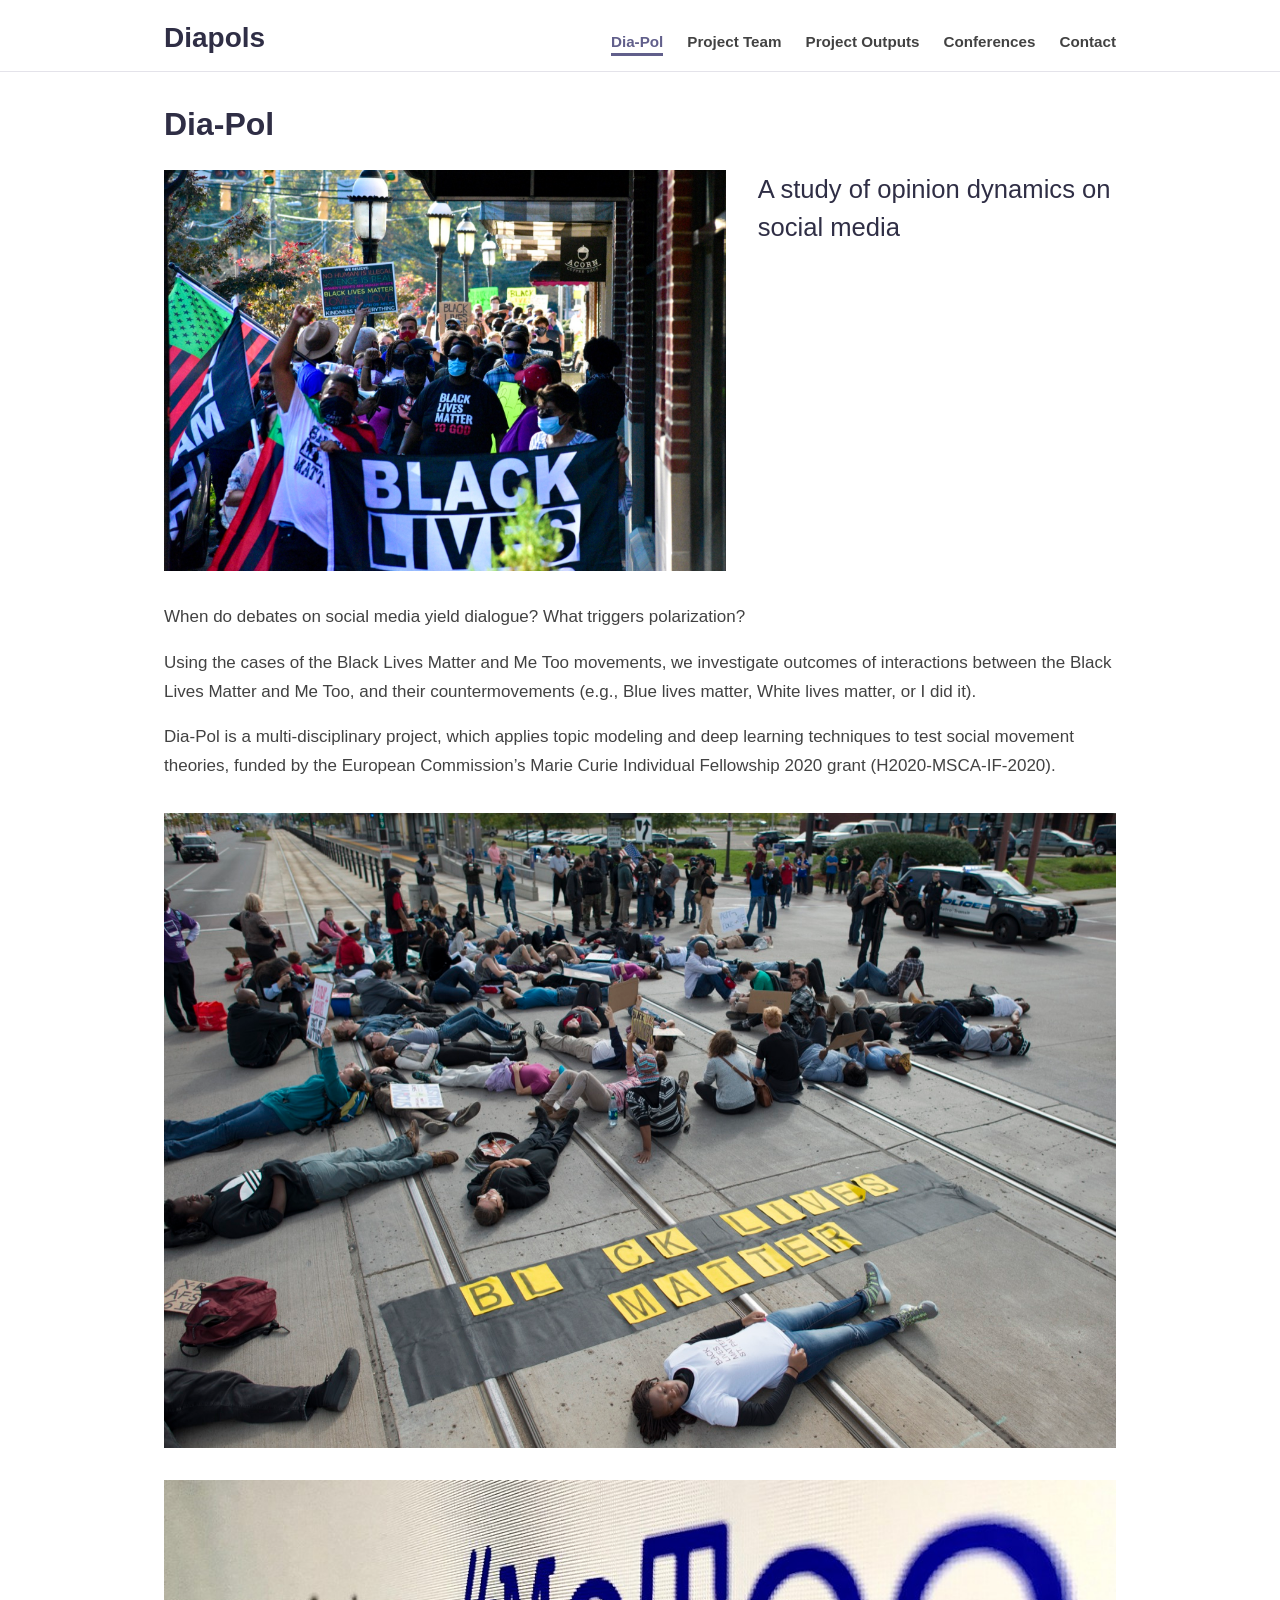
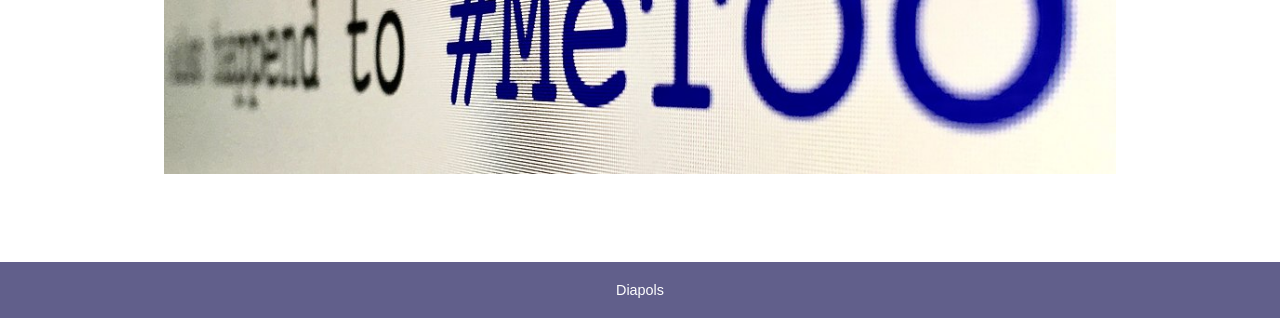
<file: index.html>
<!DOCTYPE html>
<html lang="en">
<head>
<meta charset="utf-8">
<meta name="viewport" content="width=device-width, initial-scale=1">
<title>Diapols</title>
<link rel="stylesheet" href="style.css">
</head>
<body>
<a class="skip-link" href="#content">Skip to content</a>
<header class="site-header">
<div class="wrap ">
<p class="site-title"><a href="./">Diapols</a></p>
<nav aria-label="Main"><ul><li><a href="" aria-current="page">Dia-Pol</a></li><li><a href="team/">Project Team</a></li><li><a href="project-outputs/">Project Outputs</a></li><li><a href="conferences/">Conferences</a></li><li><a href="contact/">Contact</a></li></ul></nav>
</div>
</header>
<main id="content" class="wrap ">
<h1 class="entry-title">Dia-Pol</h1>
<div class="media-text media-wide">
<figure><img src="img/march-peaceful-protest-elon-2020.jpg" alt="" width="1600" height="1143"></figure>
<p class="lead">A study of opinion dynamics on social media</p>
</div>
<p>When do debates on social media yield dialogue? What triggers polarization?</p>
<p>Using the cases of the Black Lives Matter and Me Too movements, we investigate outcomes of interactions between the Black Lives Matter and Me Too, and their countermovements (e.g., Blue lives matter, White lives matter, or I did it).</p>
<p>Dia-Pol is a multi-disciplinary project, which applies topic modeling and deep learning techniques to test social movement theories, funded by the European Commission’s Marie Curie Individual Fellowship 2020 grant (H2020-MSCA-IF-2020).</p>
<figure class="full"><img src="img/blm-protest-st-paul.jpg" alt="" width="1600" height="1068" loading="lazy"></figure>
<figure class="full"><img src="img/metoo-hashtag.jpg" alt="" width="1024" height="316" loading="lazy"></figure>
</main>
<footer class="site-footer"><div class="wrap ">Diapols</div></footer>
</body>
</html>
</file>
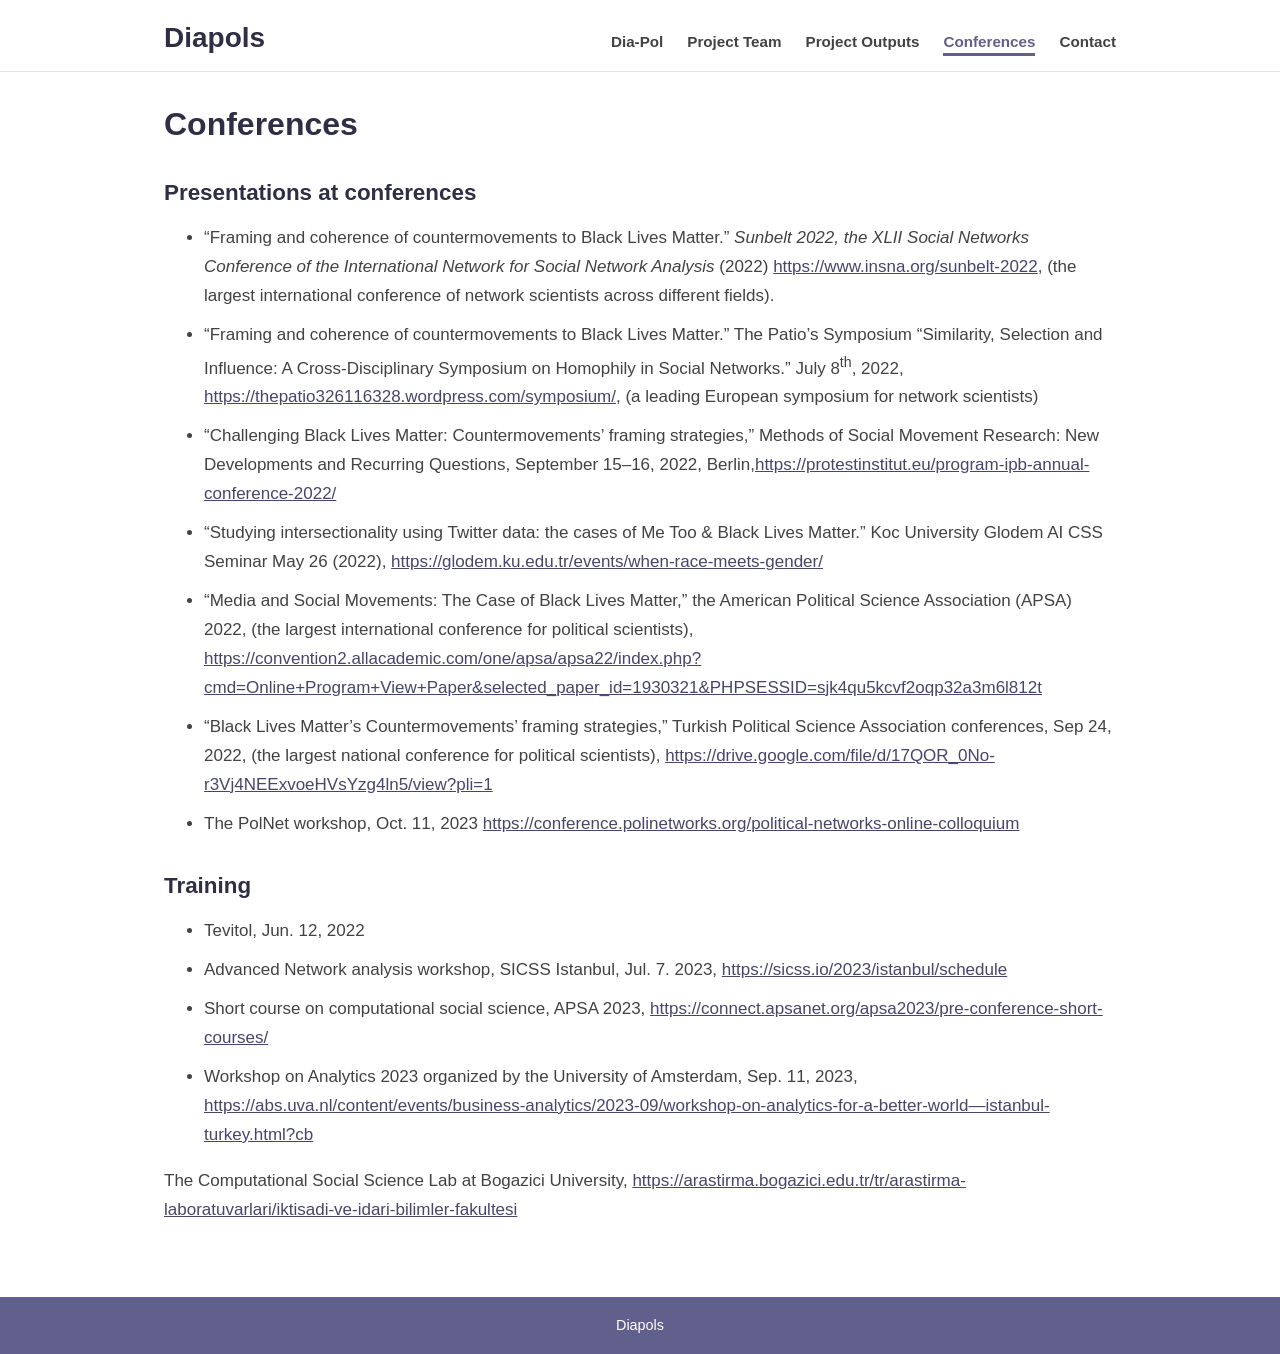
<file: conferences/index.html>
<!DOCTYPE html>
<html lang="en">
<head>
<meta charset="utf-8">
<meta name="viewport" content="width=device-width, initial-scale=1">
<title>Conferences | Diapols</title>
<link rel="stylesheet" href="../style.css">
</head>
<body>
<a class="skip-link" href="#content">Skip to content</a>
<header class="site-header">
<div class="wrap ">
<p class="site-title"><a href="../">Diapols</a></p>
<nav aria-label="Main"><ul><li><a href="../">Dia-Pol</a></li><li><a href="../team/">Project Team</a></li><li><a href="../project-outputs/">Project Outputs</a></li><li><a href="../conferences/" aria-current="page">Conferences</a></li><li><a href="../contact/">Contact</a></li></ul></nav>
</div>
</header>
<main id="content" class="wrap ">
<h1 class="entry-title">Conferences</h1>
<h2>Presentations at conferences</h2>
<ul>
<li>“Framing and coherence of countermovements to Black Lives Matter.” <em>Sunbelt 2022, the XLII Social Networks Conference of the International Network for Social Network Analysis </em>(2022) <a href="https://www.insna.org/sunbelt-2022">https://www.insna.org/sunbelt-2022</a>, (the largest international conference of network scientists across different fields).</li>
<li>“Framing and coherence of countermovements to Black Lives Matter.” The Patio’s Symposium “Similarity, Selection and Influence: A Cross-Disciplinary Symposium on Homophily in Social Networks.” July 8<sup>th</sup>, 2022, <a href="https://thepatio326116328.wordpress.com/symposium/">https://thepatio326116328.wordpress.com/symposium/</a>, (a leading European symposium for network scientists)</li>
<li>“Challenging Black Lives Matter: Countermovements’ framing strategies,” Methods of Social Movement Research: New Developments and Recurring Questions, September 15–16, 2022, Berlin,<a href="https://protestinstitut.eu/program-ipb-annual-conference-2022/">https://protestinstitut.eu/program-ipb-annual-conference-2022/</a></li>
<li>“Studying intersectionality using Twitter data: the cases of Me Too &amp; Black Lives Matter.” Koc University Glodem AI CSS Seminar May 26 (2022), <a href="https://glodem.ku.edu.tr/events/when-race-meets-gender/">https://glodem.ku.edu.tr/events/when-race-meets-gender/</a></li>
<li>“Media and Social Movements: The Case of Black Lives Matter,” the American Political Science Association (APSA) 2022, (the largest international conference for political scientists), <a href="https://convention2.allacademic.com/one/apsa/apsa22/index.php?cmd=Online+Program+View+Paper&amp;selected_paper_id=1930321&amp;PHPSESSID=sjk4qu5kcvf2oqp32a3m6l812t">https://convention2.allacademic.com/one/apsa/apsa22/index.php?cmd=Online+Program+View+Paper&amp;selected_paper_id=1930321&amp;PHPSESSID=sjk4qu5kcvf2oqp32a3m6l812t</a></li>
<li>“Black Lives Matter’s Countermovements’ framing strategies,” Turkish Political Science Association conferences, Sep 24, 2022, (the largest national conference for political scientists), <a href="https://drive.google.com/file/d/17QOR_0No-r3Vj4NEExvoeHVsYzg4ln5/view?pli=1">https://drive.google.com/file/d/17QOR_0No-r3Vj4NEExvoeHVsYzg4ln5/view?pli=1</a></li>
<li>The PolNet workshop, Oct. 11, 2023 <a href="https://conference.polinetworks.org/political-networks-online-colloquium">https://conference.polinetworks.org/political-networks-online-colloquium</a></li>
</ul>
<h2>Training</h2>
<ul>
<li>Tevitol, Jun. 12, 2022</li>
<li>Advanced Network analysis workshop, SICSS Istanbul, Jul. 7. 2023, <a href="https://sicss.io/2023/istanbul/schedule">https://sicss.io/2023/istanbul/schedule</a></li>
<li>Short course on computational social science, APSA 2023, <a href="https://connect.apsanet.org/apsa2023/pre-conference-short-courses/">https://connect.apsanet.org/apsa2023/pre-conference-short-courses/</a></li>
<li>Workshop on Analytics 2023 organized by the University of Amsterdam, Sep. 11, 2023, <a href="https://abs.uva.nl/content/events/business-analytics/2023-09/workshop-on-analytics-for-a-better-world---istanbul-turkey.html?cb">https://abs.uva.nl/content/events/business-analytics/2023-09/workshop-on-analytics-for-a-better-world&#8212;istanbul-turkey.html?cb</a></li>
</ul>
<p>The Computational Social Science Lab at Bogazici University, <a href="https://arastirma.bogazici.edu.tr/tr/arastirma-laboratuvarlari/iktisadi-ve-idari-bilimler-fakultesi">https://arastirma.bogazici.edu.tr/tr/arastirma-laboratuvarlari/iktisadi-ve-idari-bilimler-fakultesi</a></p>
</main>
<footer class="site-footer"><div class="wrap ">Diapols</div></footer>
</body>
</html>
</file>
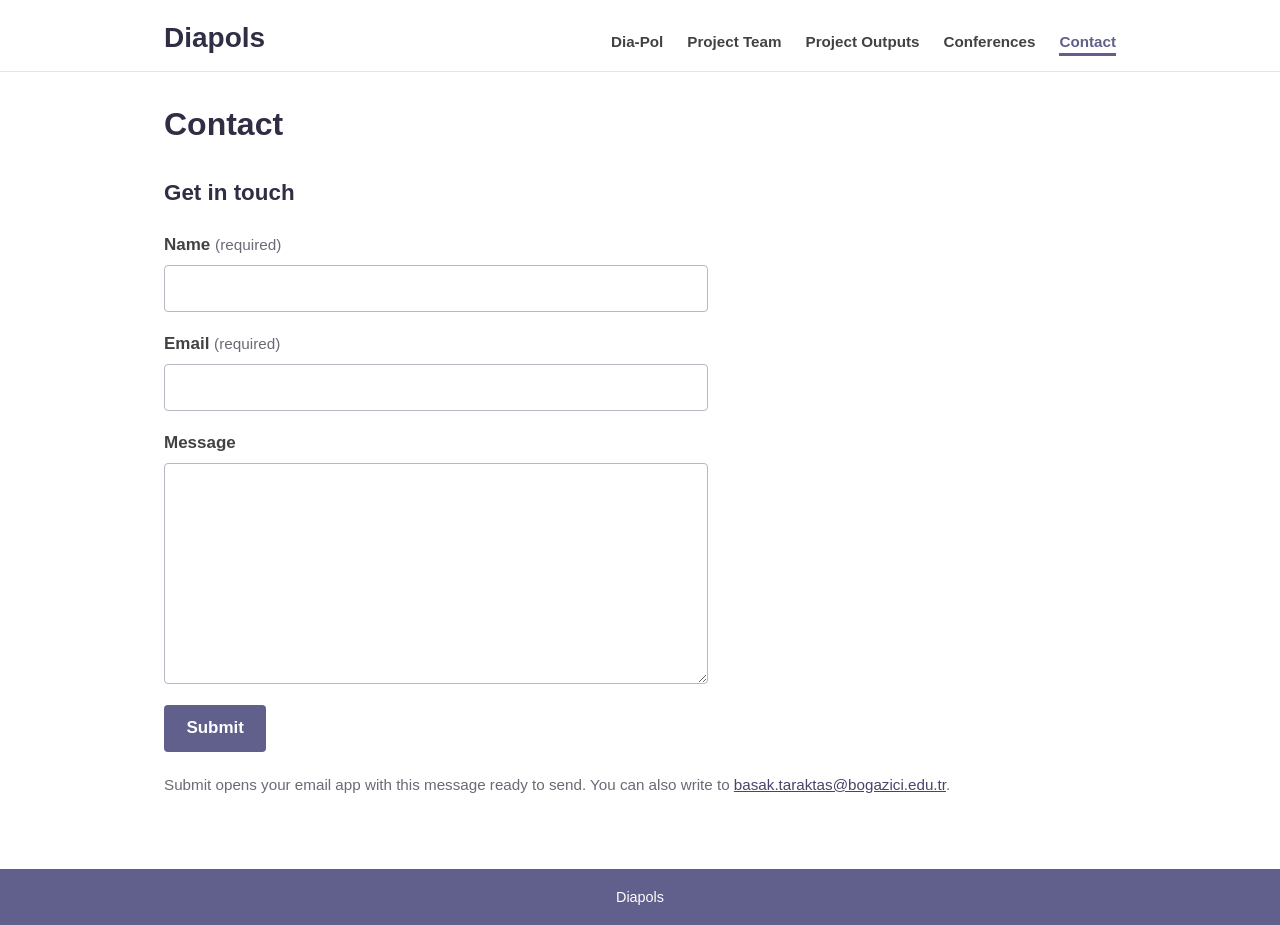
<file: contact/index.html>
<!DOCTYPE html>
<html lang="en">
<head>
<meta charset="utf-8">
<meta name="viewport" content="width=device-width, initial-scale=1">
<title>Contact | Diapols</title>
<link rel="stylesheet" href="../style.css">
</head>
<body>
<a class="skip-link" href="#content">Skip to content</a>
<header class="site-header">
<div class="wrap ">
<p class="site-title"><a href="../">Diapols</a></p>
<nav aria-label="Main"><ul><li><a href="../">Dia-Pol</a></li><li><a href="../team/">Project Team</a></li><li><a href="../project-outputs/">Project Outputs</a></li><li><a href="../conferences/">Conferences</a></li><li><a href="../contact/" aria-current="page">Contact</a></li></ul></nav>
</div>
</header>
<main id="content" class="wrap ">
<h1 class="entry-title">Contact</h1>
<h2>Get in touch</h2>
<form id="contact-form" class="contact-form">
<label for="name">Name <span class="req">(required)</span></label>
<input id="name" name="name" type="text" required autocomplete="name">
<label for="email">Email <span class="req">(required)</span></label>
<input id="email" name="email" type="email" required autocomplete="email">
<label for="message">Message</label>
<textarea id="message" name="message" rows="7"></textarea>
<button type="submit">Submit</button>
</form>
<p class="note">Submit opens your email app with this message ready to send. You can also write to <a href="mailto:basak.taraktas@bogazici.edu.tr">basak.taraktas@bogazici.edu.tr</a>.</p>
</main>
<footer class="site-footer"><div class="wrap ">Diapols</div></footer>
<script>
document.getElementById('contact-form').addEventListener('submit', function (e) {
  e.preventDefault();
  var f = e.target;
  var body = 'Name: ' + f.name.value + '\nEmail: ' + f.email.value + '\n\n' + f.message.value;
  window.location.href = 'mailto:basak.taraktas@bogazici.edu.tr?subject=' +
    encodeURIComponent('Dia-Pol website message') + '&body=' + encodeURIComponent(body);
});
</script>
</body>
</html>
</file>
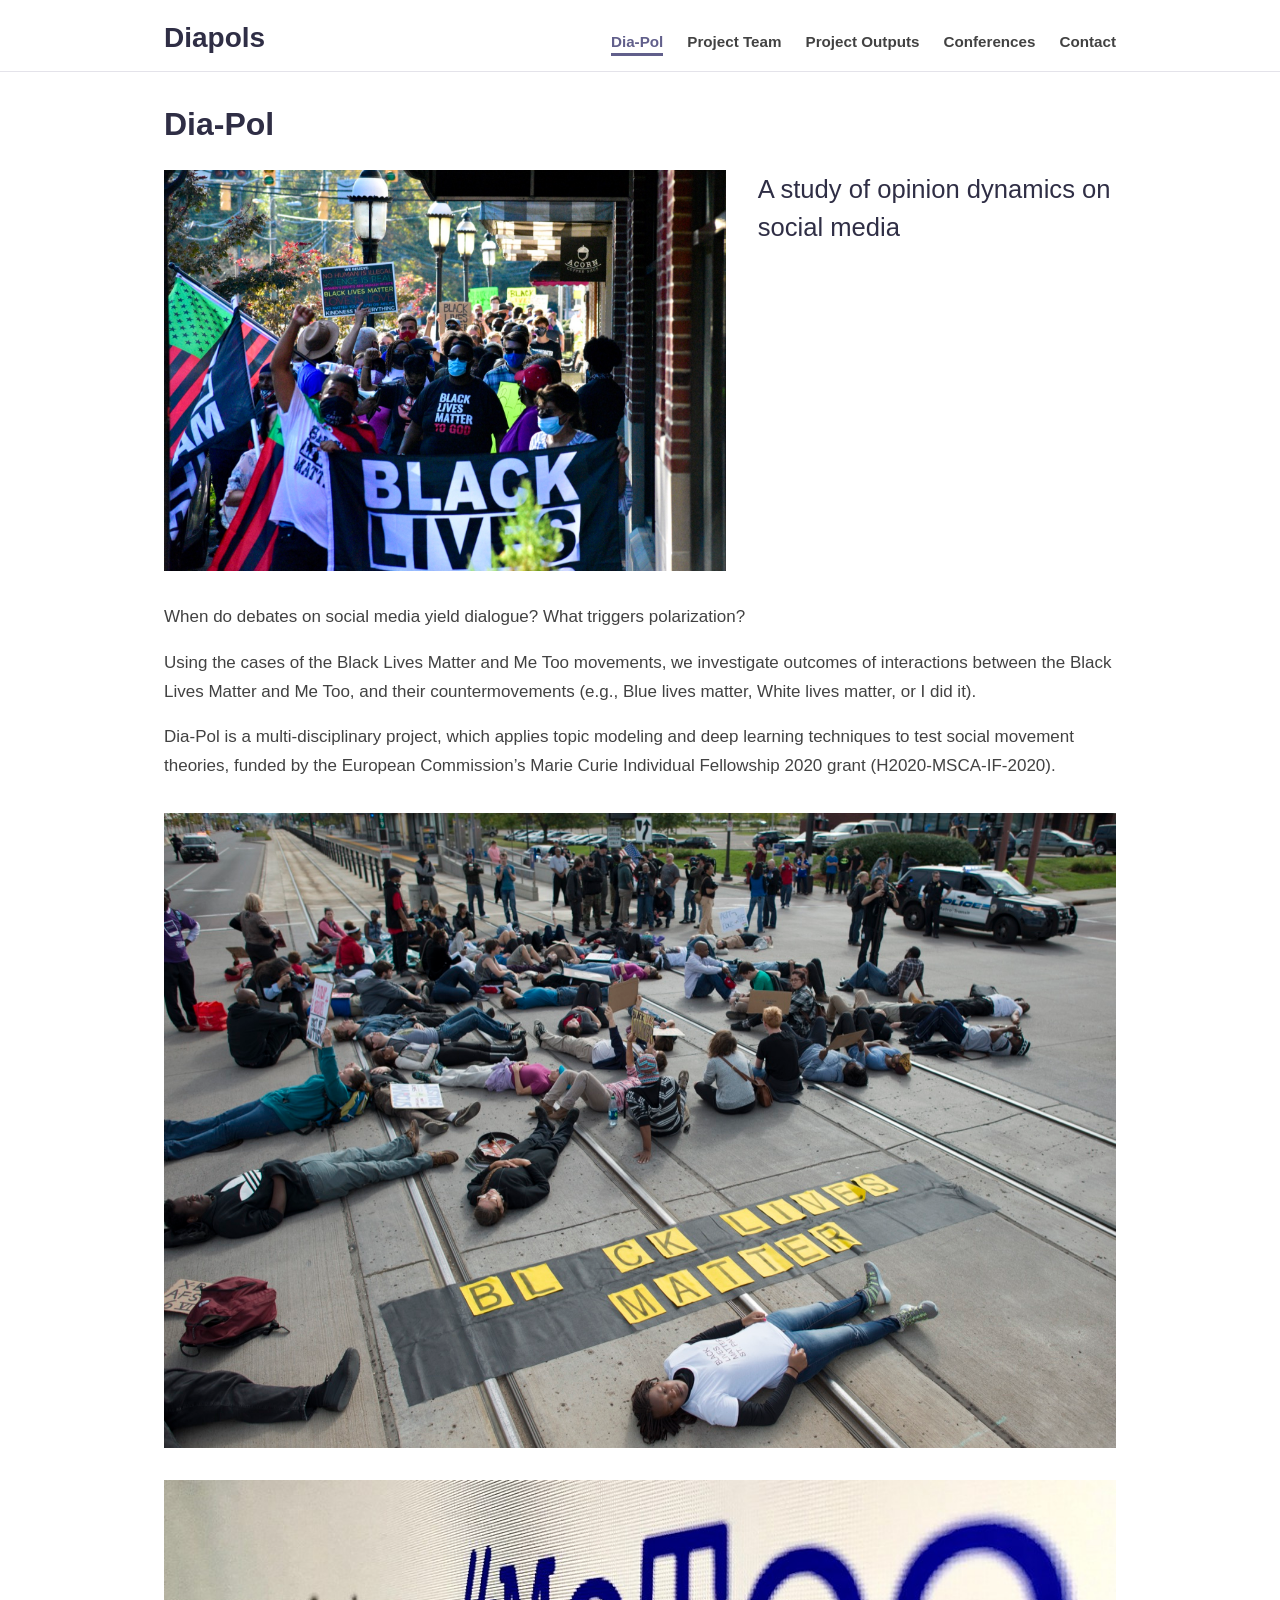
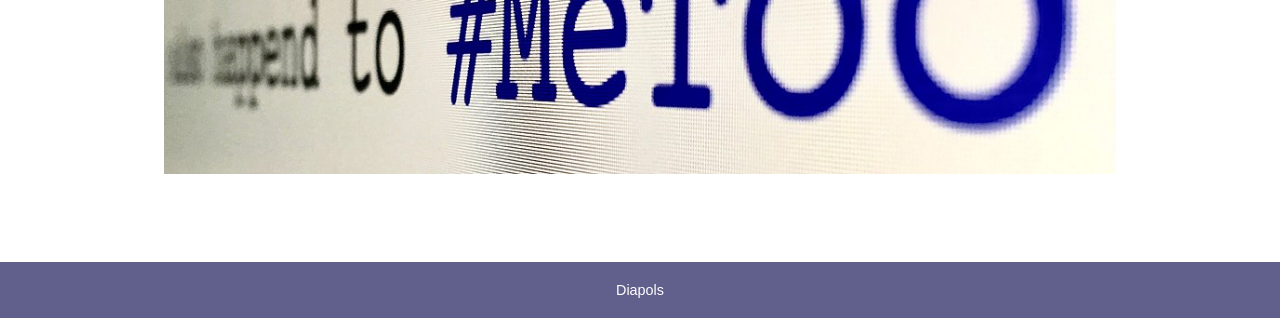
<file: home/index.html>
<!DOCTYPE html>
<html lang="en"><head><meta charset="utf-8"><title>Moved</title><meta http-equiv="refresh" content="0; url=../"></head><body><p>This page moved to <a href="../">a new address</a>.</p></body></html>
</file>
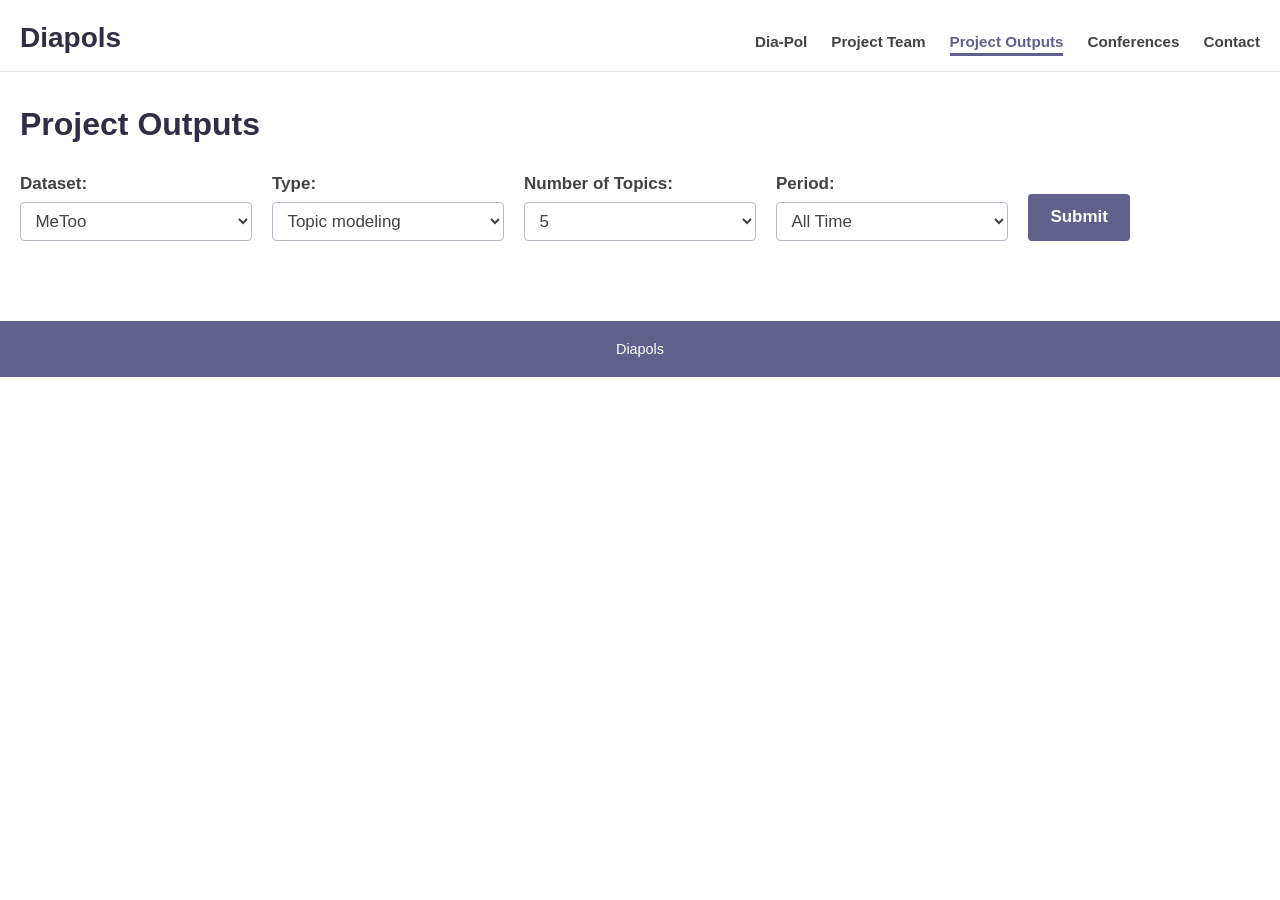
<file: project-outputs/index.html>
<!DOCTYPE html>
<html lang="en">
<head>
<meta charset="utf-8">
<meta name="viewport" content="width=device-width, initial-scale=1">
<title>Project Outputs | Diapols</title>
<link rel="stylesheet" href="../style.css">
<link rel="stylesheet" href="vendor/ldavis.v1.0.0.css">
</head>
<body>
<a class="skip-link" href="#content">Skip to content</a>
<header class="site-header">
<div class="wrap wide">
<p class="site-title"><a href="../">Diapols</a></p>
<nav aria-label="Main"><ul><li><a href="../">Dia-Pol</a></li><li><a href="../team/">Project Team</a></li><li><a href="../project-outputs/" aria-current="page">Project Outputs</a></li><li><a href="../conferences/">Conferences</a></li><li><a href="../contact/">Contact</a></li></ul></nav>
</div>
</header>
<main id="content" class="wrap wide">
<h1 class="entry-title">Project Outputs</h1>
<form id="output-form" class="output-form">
<div><label for="dataset">Dataset:</label>
<select id="dataset"><option value="1">Black Lives Matter</option><option value="2" selected>MeToo</option></select></div>
<div><label for="resulttype">Type:</label>
<select id="resulttype"><option value="t" selected>Topic modeling</option><option value="n">N-gram</option></select></div>
<div id="ngramdiv" hidden><label for="ngram">N-Grams:</label>
<select id="ngram"><option>1</option><option>2</option><option>3</option><option>4</option></select></div>
<div id="themecountdiv"><label for="themecount">Number of Topics:</label>
<select id="themecount"><option>5</option><option>10</option><option>15</option><option>20</option></select></div>
<div><label for="period">Period:</label>
<select id="period"><option value="A" selected>All Time</option><option value="Y">Year</option><option value="M">Month</option></select></div>
<div id="yeardiv" hidden><label for="year">Year:</label>
<select id="year"><option>2020</option><option>2021</option></select></div>
<div id="monthdiv" hidden><label for="month">Month:</label>
<select id="month"><option value="1">January</option><option value="2">February</option><option value="3">March</option><option value="4">April</option><option value="5">May</option><option value="6">June</option><option value="7">July</option><option value="8">August</option><option value="9">September</option><option value="10">October</option><option value="11">November</option><option value="12">December</option></select></div>
<button type="submit">Submit</button>
</form>
<div id="response" aria-live="polite"></div>
</main>
<footer class="site-footer"><div class="wrap wide">Diapols</div></footer>
<script src="vendor/d3.v5.min.js"></script>
<script src="vendor/ldavis.v3.0.0.js"></script>
<script src="outputs.js"></script>
</body>
</html>
</file>
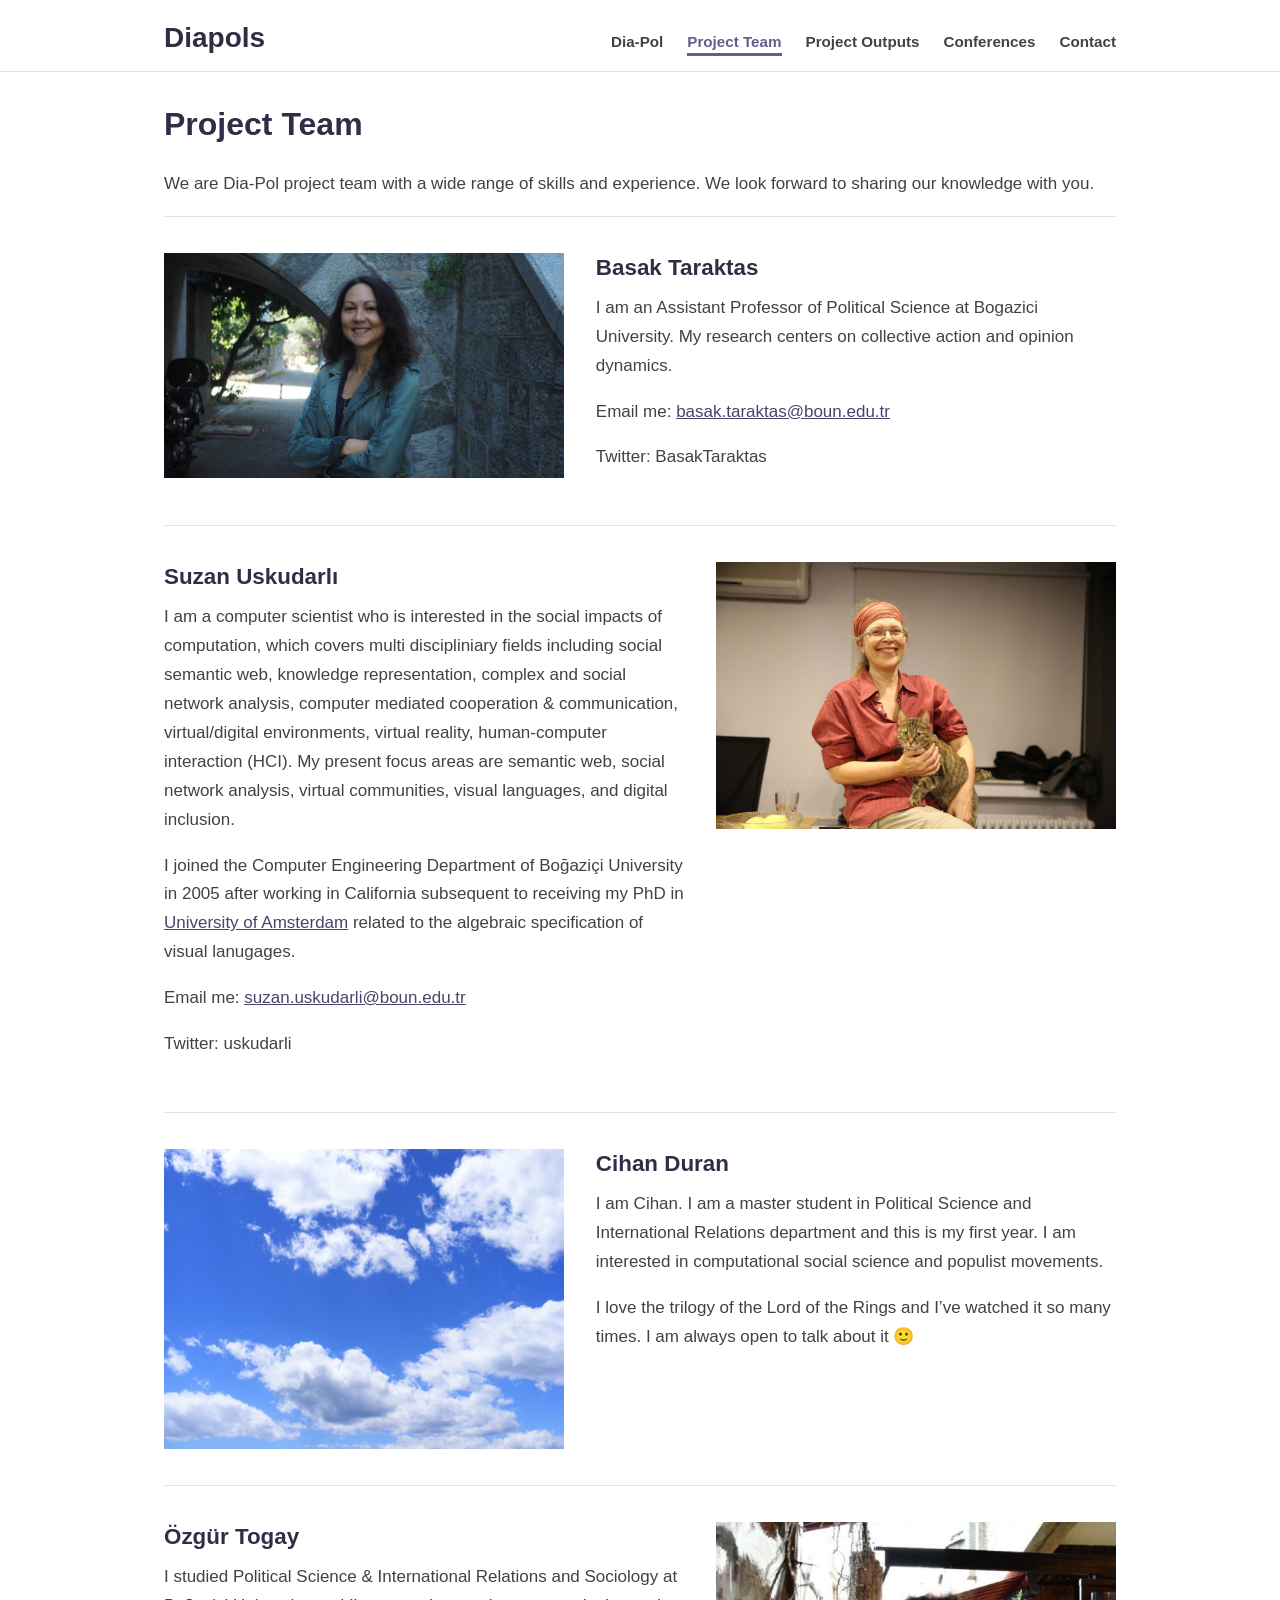
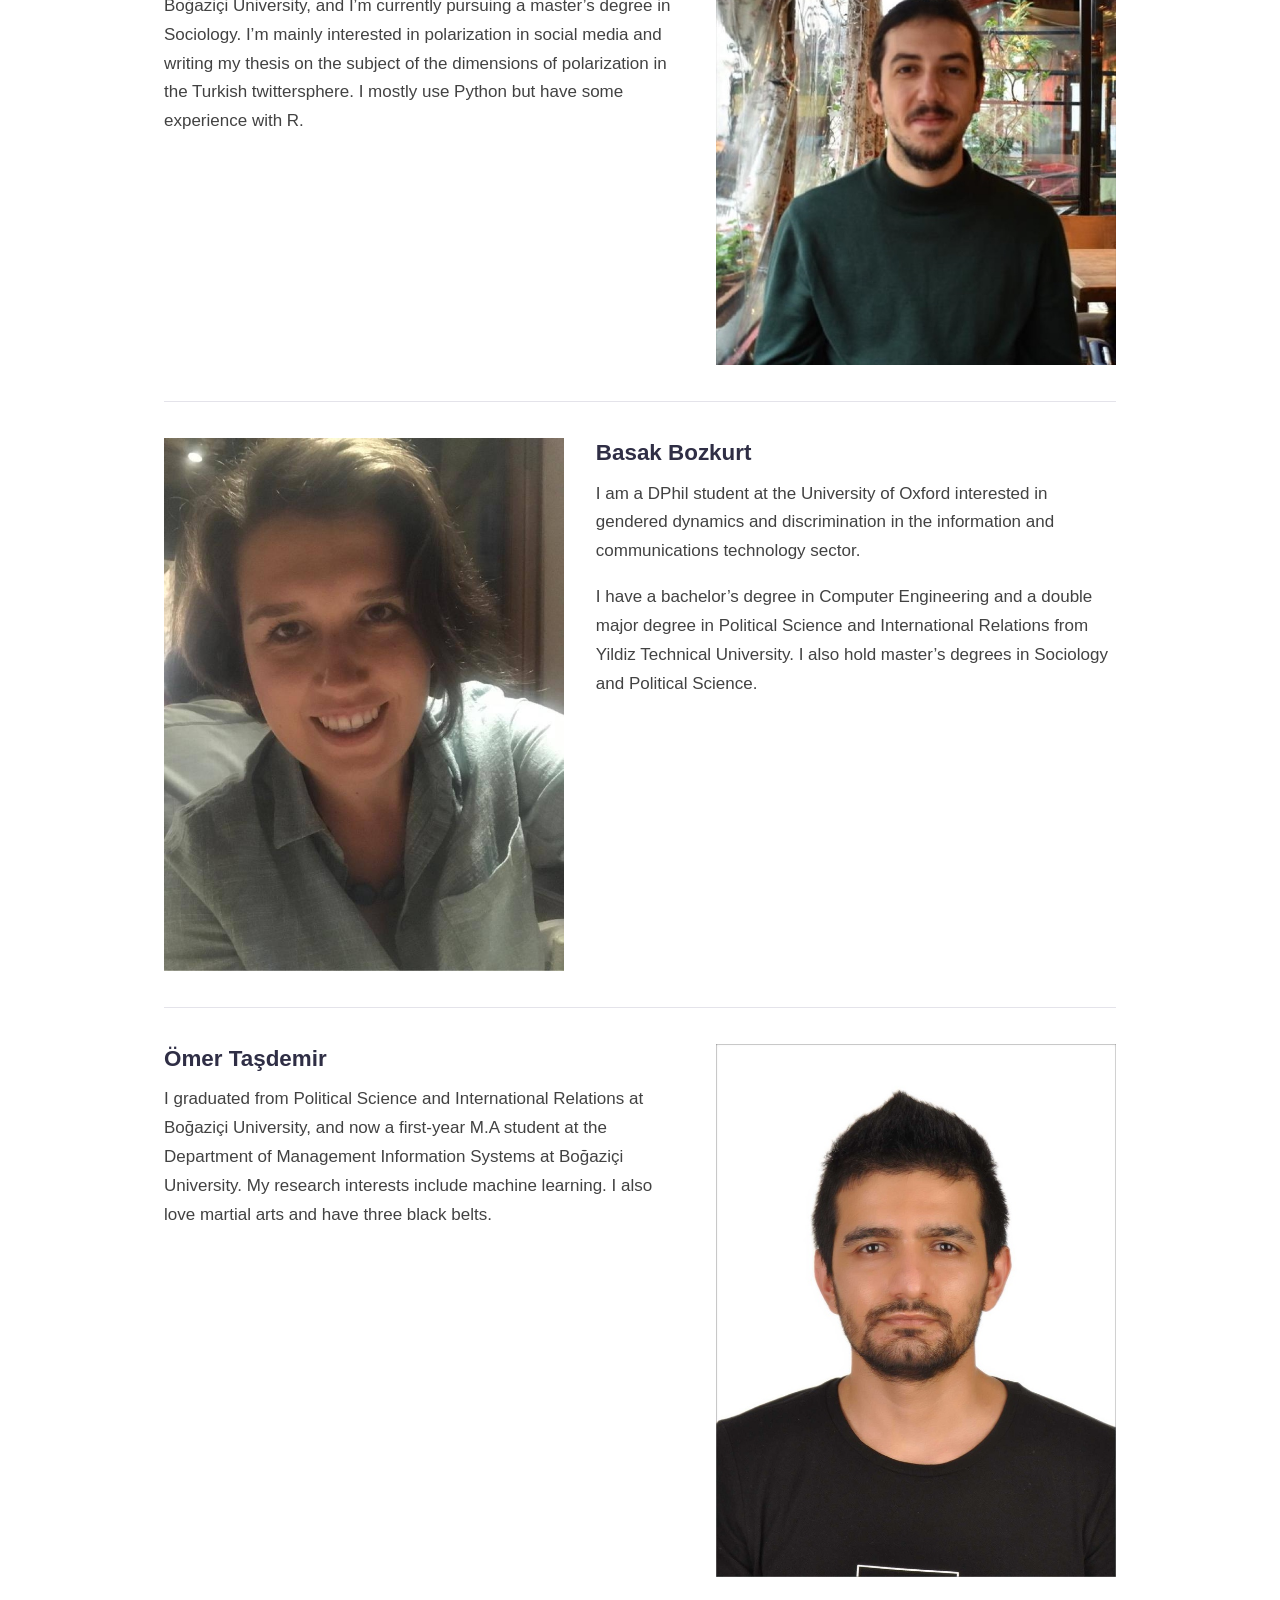
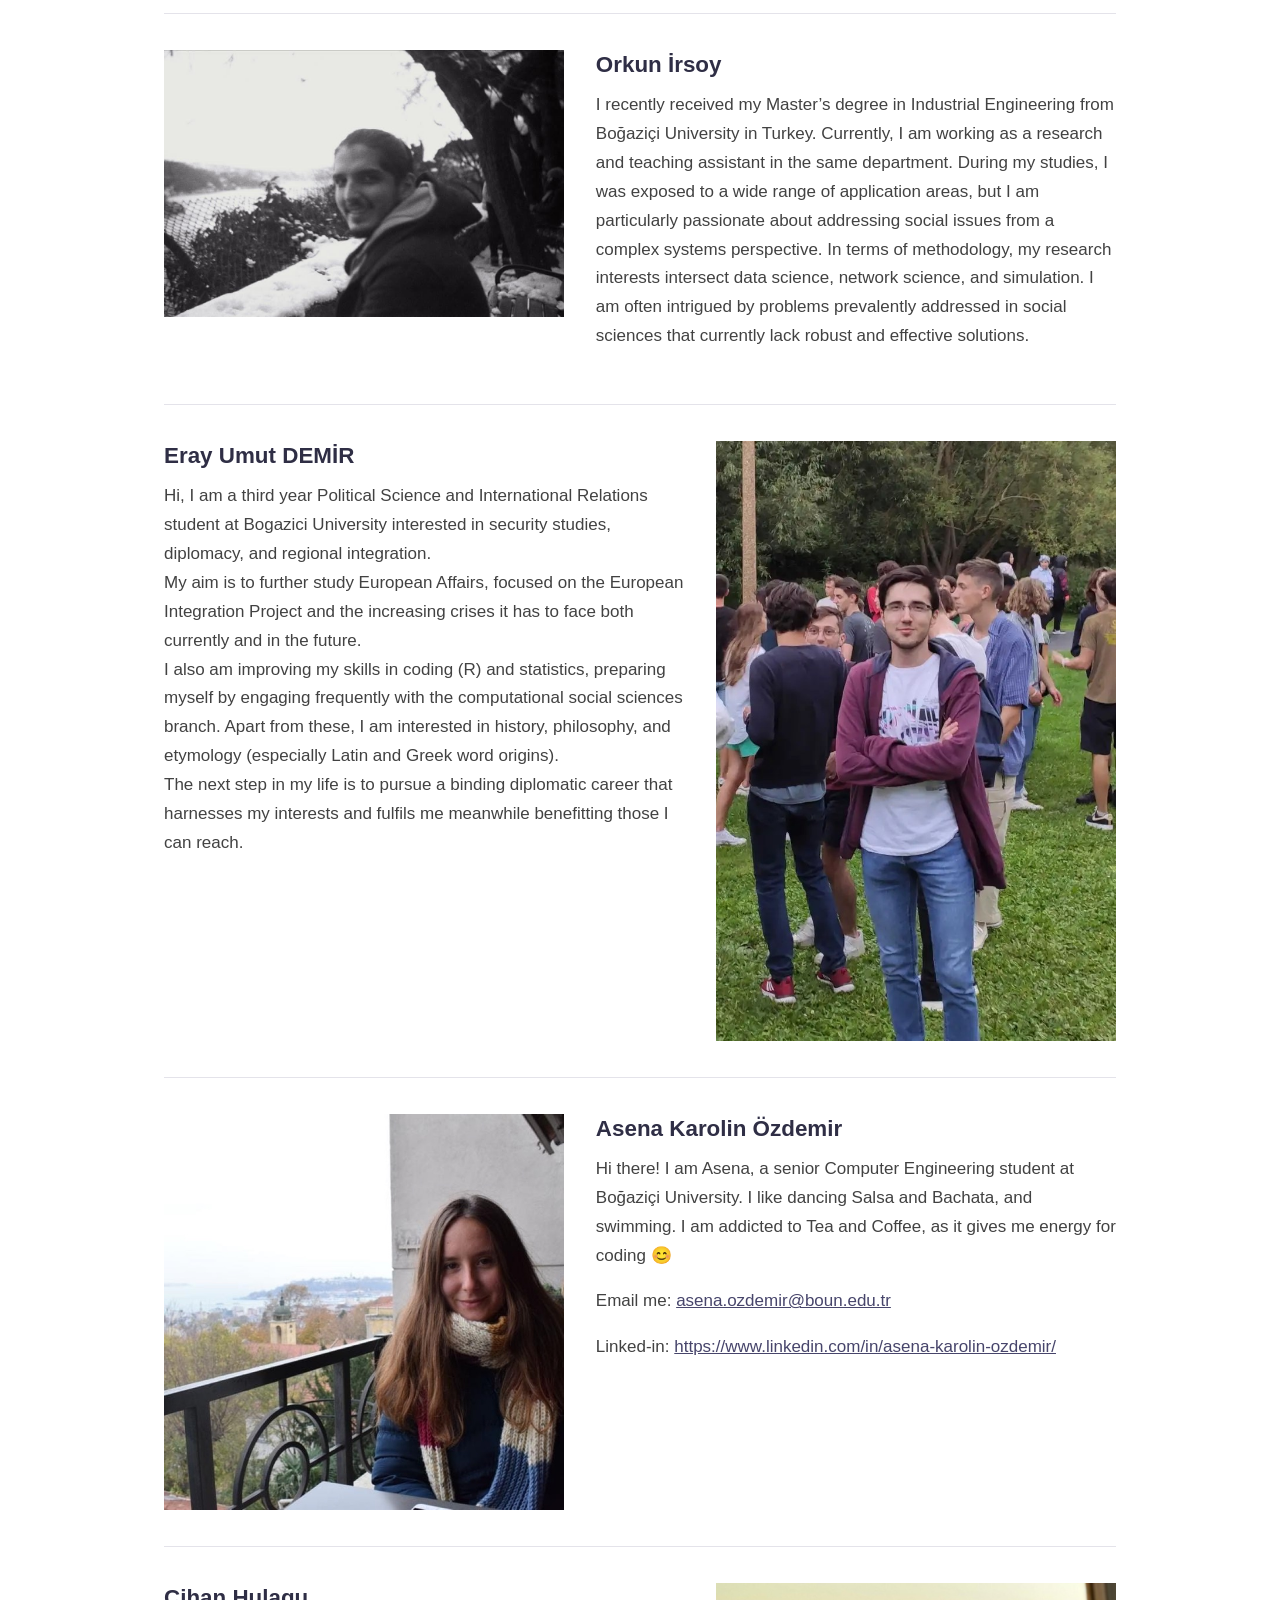
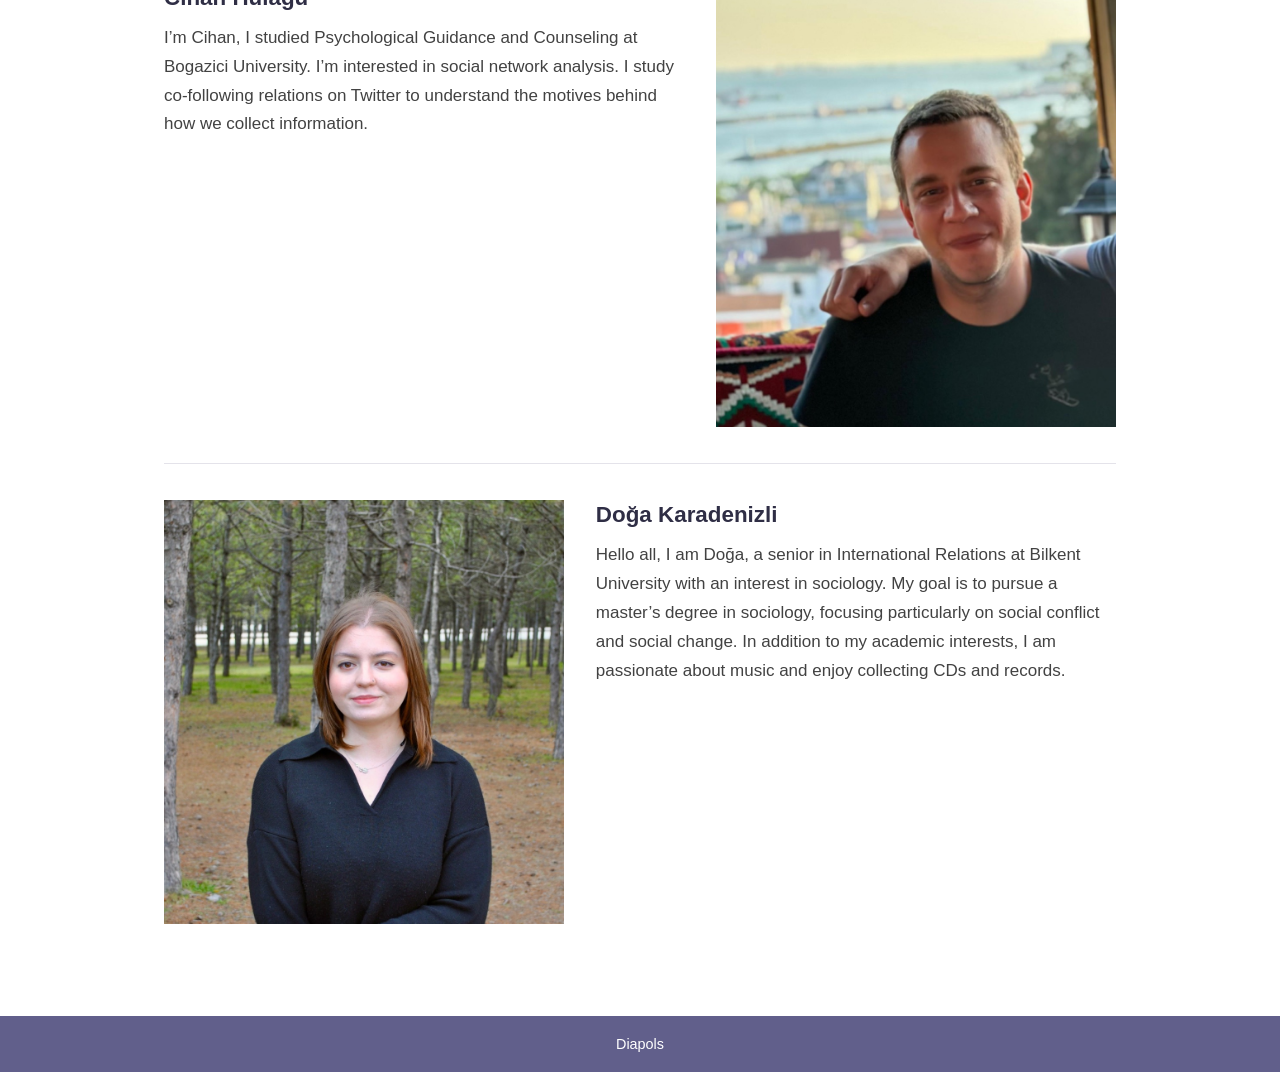
<file: team/index.html>
<!DOCTYPE html>
<html lang="en">
<head>
<meta charset="utf-8">
<meta name="viewport" content="width=device-width, initial-scale=1">
<title>Project Team | Diapols</title>
<link rel="stylesheet" href="../style.css">
</head>
<body>
<a class="skip-link" href="#content">Skip to content</a>
<header class="site-header">
<div class="wrap ">
<p class="site-title"><a href="../">Diapols</a></p>
<nav aria-label="Main"><ul><li><a href="../">Dia-Pol</a></li><li><a href="../team/" aria-current="page">Project Team</a></li><li><a href="../project-outputs/">Project Outputs</a></li><li><a href="../conferences/">Conferences</a></li><li><a href="../contact/">Contact</a></li></ul></nav>
</div>
</header>
<main id="content" class="wrap ">
<h1 class="entry-title">Project Team</h1>
<p>We are Dia-Pol project team with a wide range of skills and experience. We look forward to sharing our knowledge with you.</p>
<section class="member">
<figure><img src="../img/basak-taraktas.jpg" alt="Basak Taraktas" loading="lazy"></figure>
<div>
<h2>Basak Taraktas</h2>
<p>I am an Assistant Professor of Political Science at Bogazici University. My research centers on collective action and opinion dynamics.</p>
<p>Email me: <a href="mailto:basak.taraktas@boun.edu.tr">basak.taraktas@boun.edu.tr</a></p>
<p>Twitter: BasakTaraktas</p>
</div>
</section>
<section class="member media-right">
<figure><img src="../img/suzan-uskudarli.jpg" alt="Suzan Uskudarlı" loading="lazy"></figure>
<div>
<h2>Suzan Uskudarlı</h2>
<p>I am a computer scientist who is interested in the social impacts of computation, which covers multi discipliniary fields including social semantic web, knowledge representation, complex and social network analysis, computer mediated cooperation &amp; communication, virtual/digital environments, virtual reality, human-computer interaction (HCI). My present focus areas are semantic web, social network analysis, virtual communities, visual languages, and digital inclusion.</p>
<p>I joined the Computer Engineering Department of Boğaziçi University in 2005 after working in California subsequent to receiving my PhD in <a href="https://www.uva.nl/en/about-the-uva/organisation/faculties/faculty-of-science/faculty-of-science.html">University of Amsterdam</a> related to the algebraic specification of visual lanugages.</p>
<p>Email me: <a href="mailto:suzan.uskudarli@boun.edu.tr">suzan.uskudarli@boun.edu.tr</a></p>
<p>Twitter: uskudarli</p>
</div>
</section>
<section class="member">
<figure><img src="../img/cihan-duran.jpg" alt="" loading="lazy"></figure>
<div>
<h2>Cihan Duran</h2>
<p>I am Cihan. I am a master student in Political Science and International Relations department and this is my first year. I am interested in computational social science and populist movements.</p>
<p>I love the trilogy of the Lord of the Rings and I&#8217;ve watched it so many times. I am always open to talk about it 🙂</p>
</div>
</section>
<section class="member media-right">
<figure><img src="../img/ozgur-togay.jpg" alt="Özgür Togay" loading="lazy"></figure>
<div>
<h2>Özgür Togay</h2>
<p>I studied Political Science &amp; International Relations and Sociology at Boğaziçi University, and I&#8217;m currently pursuing a master&#8217;s degree in Sociology. I&#8217;m mainly interested in polarization in social media and writing my thesis on the subject of the dimensions of polarization in the Turkish twittersphere. I mostly use Python but have some experience with R.</p>
</div>
</section>
<section class="member">
<figure><img src="../img/basak-bozkurt.jpg" alt="Basak Bozkurt" loading="lazy"></figure>
<div>
<h2>Basak Bozkurt</h2>
<p>I am a DPhil student at the University of Oxford interested in gendered dynamics and discrimination in the information and communications technology sector. </p>
<p>I have a bachelor’s degree in Computer Engineering and a double major degree in Political Science and International Relations from Yildiz Technical University. I also hold master’s degrees in Sociology and Political Science.</p>
</div>
</section>
<section class="member media-right">
<figure><img src="../img/omer-tasdemir.jpg" alt="Ömer Taşdemir" loading="lazy"></figure>
<div>
<h2>Ömer Taşdemir</h2>
<p>I graduated from Political Science and International Relations at Boğaziçi University, and now a first-year M.A student at the Department of Management Information Systems at Boğaziçi University. My research interests include machine learning. I also love martial arts and have three black belts.</p>
</div>
</section>
<section class="member">
<figure><img src="../img/orkun-irsoy.jpg" alt="Orkun İrsoy" loading="lazy"></figure>
<div>
<h2>Orkun İrsoy</h2>
<p>I recently received my Master’s degree in Industrial Engineering from Boğaziçi University in Turkey. Currently, I am working as a research and teaching assistant in the same department. During my studies, I was exposed to a wide range of application areas, but I am particularly passionate about addressing social issues from a complex systems perspective. In terms of methodology, my research interests intersect data science, network science, and simulation. I am often intrigued by problems prevalently addressed in social sciences that currently lack robust and effective solutions.</p>
</div>
</section>
<section class="member media-right">
<figure><img src="../img/eray-umut-demir.webp" alt="Eray Umut DEMİR" loading="lazy"></figure>
<div>
<h2>Eray Umut DEMİR</h2>
<p>Hi, I am a third year Political Science and International Relations student at Bogazici University interested in security studies, diplomacy, and regional integration.<br>My aim is to further study European Affairs, focused on the European Integration Project and the increasing crises it has to face both currently and in the future.<br>I also am improving my skills in coding (R) and statistics, preparing myself by engaging frequently with the computational social sciences branch. Apart from these, I am interested in history, philosophy, and etymology (especially Latin and Greek word origins).<br>The next step in my life is to pursue a binding diplomatic career that harnesses my interests and fulfils me meanwhile benefitting those I can reach.</p>
</div>
</section>
<section class="member">
<figure><img src="../img/asena-karolin-ozdemir.jpg" alt="Asena Karolin Özdemir" loading="lazy"></figure>
<div>
<h2>Asena Karolin Özdemir</h2>
<p>Hi there! I am Asena, a senior Computer Engineering student at Boğaziçi University. I like dancing Salsa and Bachata, and swimming. I am addicted to Tea and Coffee, as it gives me energy for coding 😊</p>
<p>Email me: <a href="mailto:asena.ozdemir@boun.edu.tr">asena.ozdemir@boun.edu.tr</a></p>
<p>Linked-in: <a href="https://www.linkedin.com/in/asena-karolin-ozdemir/">https://www.linkedin.com/in/asena-karolin-ozdemir/</a></p>
</div>
</section>
<section class="member media-right">
<figure><img src="../img/cihan-hulagu.jpg" alt="Cihan Hulagu" loading="lazy"></figure>
<div>
<h2>Cihan Hulagu</h2>
<p>I&#8217;m Cihan, I studied Psychological Guidance and Counseling at Bogazici University. I&#8217;m interested in social network analysis. I study co-following relations on Twitter to understand the motives behind how we collect information.</p>
</div>
</section>
<section class="member">
<figure><img src="../img/doga-karadenizli.jpg" alt="Doğa Karadenizli" loading="lazy"></figure>
<div>
<h2>Doğa Karadenizli</h2>
<p>Hello all, I am Doğa, a senior in International Relations at Bilkent University with an interest in sociology. My goal is to pursue a master’s degree in sociology, focusing particularly on social conflict and social change. In addition to my academic interests, I am passionate about music and enjoy collecting CDs and records.</p>
</div>
</section>
</main>
<footer class="site-footer"><div class="wrap ">Diapols</div></footer>
</body>
</html>
</file>
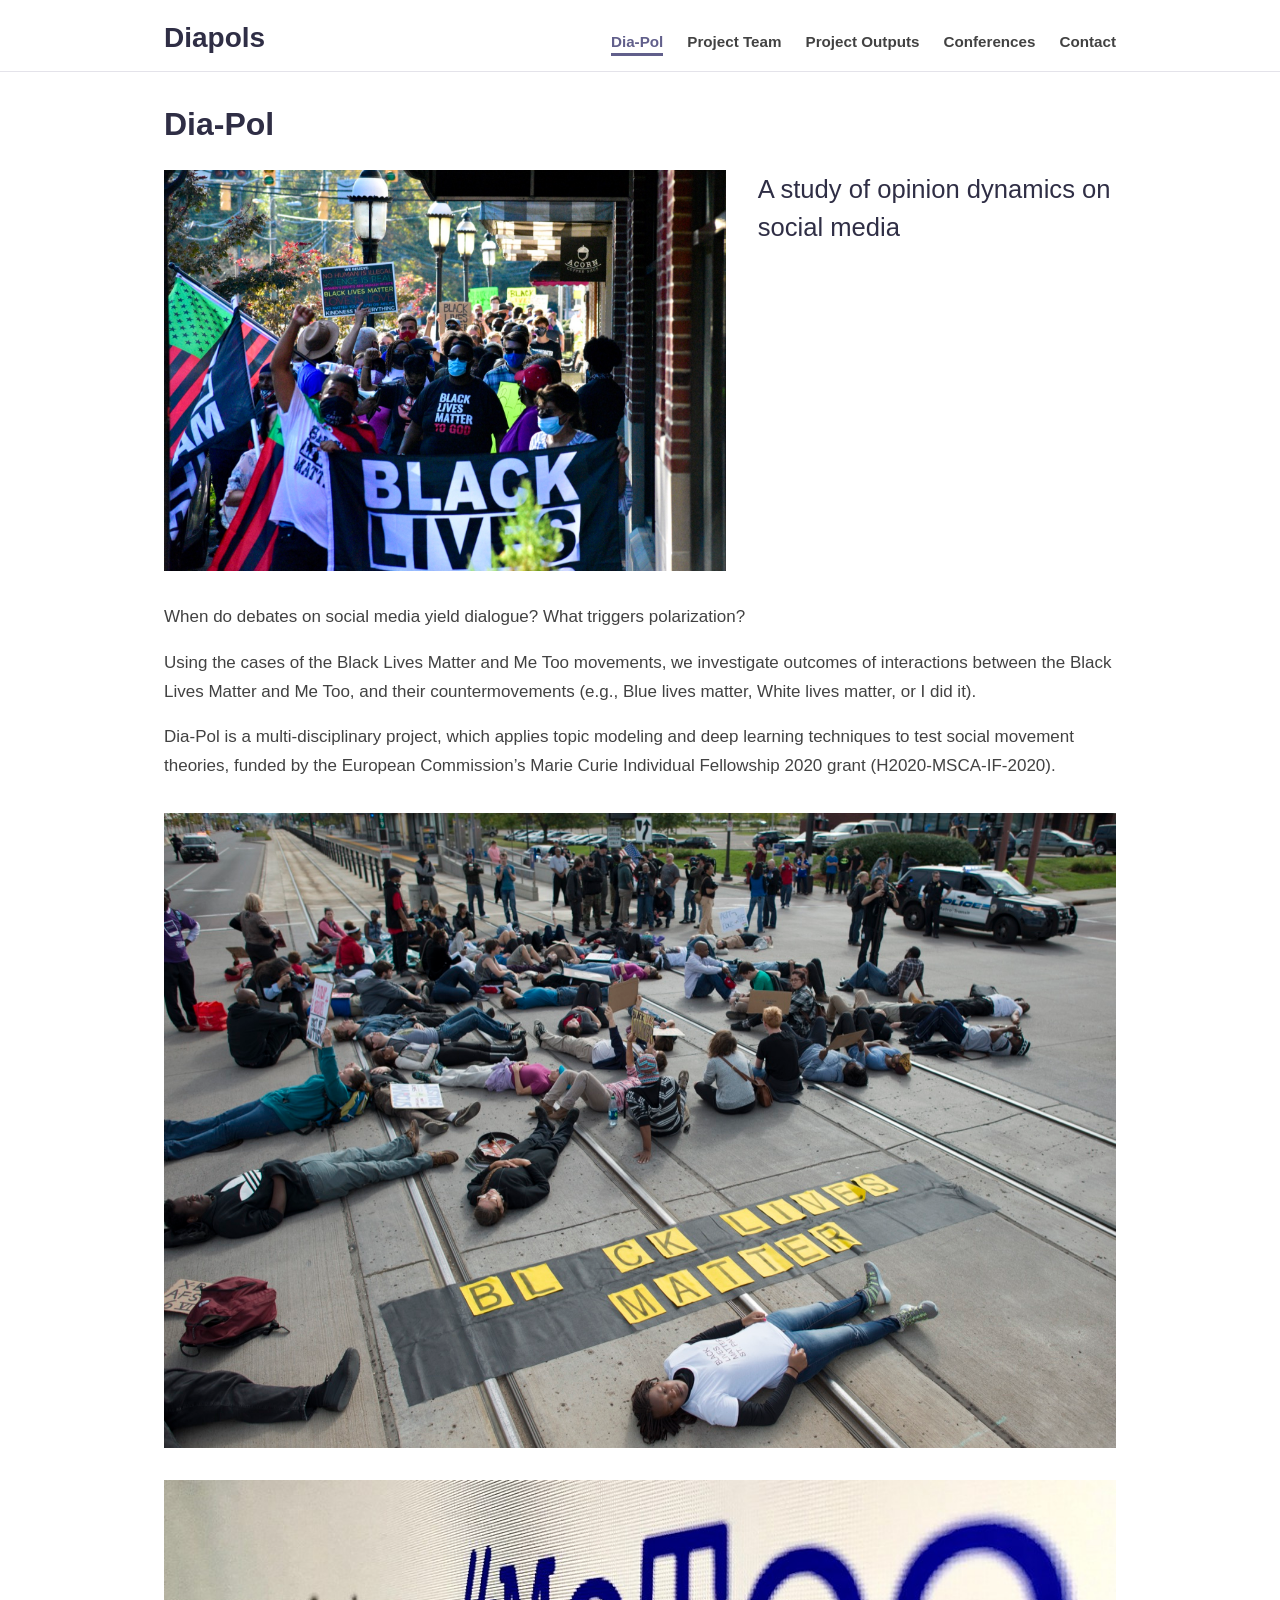
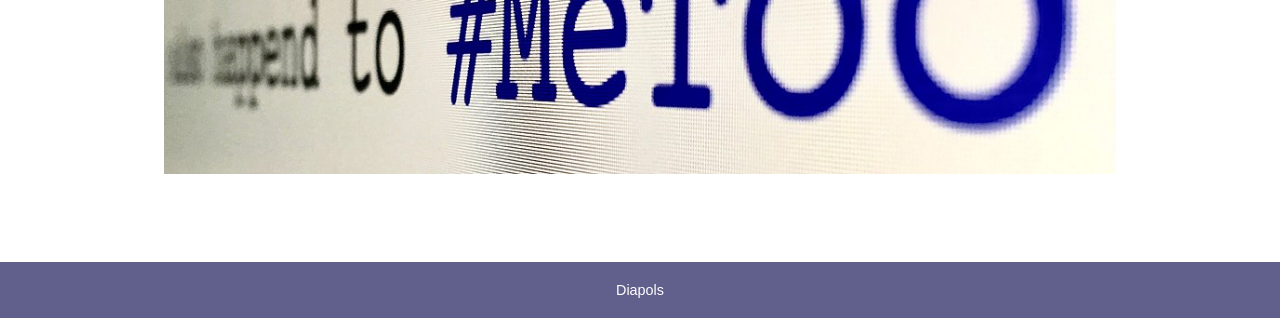
<file: 2021/11/13/hello-world-2/index.html>
<!DOCTYPE html>
<html lang="en"><head><meta charset="utf-8"><title>Moved</title><meta http-equiv="refresh" content="0; url=../../../../"></head><body><p>This page moved to <a href="../../../../">a new address</a>.</p></body></html>
</file>
<file: style.css>
:root {
  color-scheme: light;
  --text: #424242;
  --heading: #2f2e45;
  --muted: #6b6a75;
  --rule: #e4e3ea;
  --accent: #615f8b;
  --accent-dark: #47456b;
}

* { box-sizing: border-box; }
html { -webkit-text-size-adjust: 100%; }

body {
  margin: 0;
  background: #fff;
  color: var(--text);
  font-family: "Open Sans", -apple-system, BlinkMacSystemFont, "Segoe UI", Helvetica, Arial, sans-serif;
  font-size: 1.0625rem;
  line-height: 1.7;
}

.wrap { max-width: 62rem; margin: 0 auto; padding: 0 1.25rem; }
main.wrap { padding-top: 2rem; padding-bottom: 3.5rem; overflow-wrap: anywhere; }
.wrap.wide { max-width: 82rem; }

h1, h2, .site-title, nav {
  font-family: Montserrat, "Avenir Next", -apple-system, BlinkMacSystemFont, "Segoe UI", Helvetica, Arial, sans-serif;
}
h1, h2 { color: var(--heading); line-height: 1.3; font-weight: 700; }
h1 { font-size: 2rem; margin: 0 0 1.5rem; }
h2 { font-size: 1.4rem; margin: 2rem 0 0.75rem; }
p { margin: 0 0 1em; }
a { color: var(--accent-dark); }
a:hover, a:focus { color: var(--heading); }
img { display: block; max-width: 100%; height: auto; }
figure { margin: 0; }
li { margin-bottom: 0.6em; }

.skip-link { position: absolute; left: -999px; }
.skip-link:focus { left: 1rem; top: 1rem; background: #fff; padding: 0.5rem 1rem; z-index: 10; }

.site-header { border-bottom: 1px solid var(--rule); padding: 1.25rem 0 0.9rem; }
.site-header .wrap { display: flex; flex-wrap: wrap; align-items: baseline; justify-content: space-between; gap: 0.5rem 2rem; }
.site-title { margin: 0; font-size: 1.75rem; font-weight: 700; line-height: 1.3; }
.site-title a { color: var(--heading); text-decoration: none; }
nav ul { list-style: none; margin: 0; padding: 0; display: flex; flex-wrap: wrap; gap: 0.25rem 1.5rem; }
nav li { margin: 0; }
nav a { color: var(--text); text-decoration: none; font-size: 0.95rem; font-weight: 600; padding-bottom: 0.2rem; }
nav a:hover, nav a:focus { color: var(--accent); }
nav a[aria-current="page"] { color: var(--accent); border-bottom: 3px solid var(--accent); }

.site-footer { background: var(--accent); color: #fff; padding: 1rem 0; text-align: center; font-size: 0.9rem; }

.media-text { display: grid; grid-template-columns: 59% 1fr; gap: 2rem; align-items: start; margin-bottom: 2rem; }
.lead { font-size: 1.6rem; line-height: 1.5; color: var(--heading); margin: 0; overflow-wrap: normal; }
figure.full { margin: 2rem 0; }

.member { display: grid; grid-template-columns: 42% 1fr; gap: 2rem; align-items: start; padding: 2.25rem 0; border-top: 1px solid var(--rule); }
.member.media-right { grid-template-columns: 1fr 42%; }
.member.media-right figure { order: 2; }
.member h2 { margin-top: 0; }
.member img { width: 100%; }

.contact-form { max-width: 34rem; display: grid; gap: 0.35rem; }
.contact-form label { font-weight: 600; margin-top: 0.75rem; }
.req { font-weight: 400; color: var(--muted); font-size: 0.9em; }
.contact-form input, .contact-form textarea, .output-form select {
  width: 100%; font: inherit; color: inherit; padding: 0.5rem 0.65rem;
  border: 1px solid #b9b8c4; border-radius: 4px; background: #fff;
}
.contact-form button, .output-form button {
  justify-self: start; margin-top: 1rem; font: inherit; font-weight: 600; color: #fff;
  background: var(--accent); border: 0; border-radius: 4px; padding: 0.55rem 1.4rem; cursor: pointer;
}
.contact-form button:hover, .contact-form button:focus, .output-form button:hover, .output-form button:focus { background: var(--accent-dark); }
.note { margin-top: 1.25rem; color: var(--muted); font-size: 0.95rem; }

.output-form { display: grid; grid-template-columns: repeat(auto-fit, minmax(13rem, 1fr)); gap: 0.9rem 1.25rem; align-items: end; margin-bottom: 1.5rem; }
.output-form label { display: block; font-weight: 600; margin-bottom: 0.2rem; }
.output-form button { margin: 0; }
.output-form [hidden] { display: none; }
#response { overflow-x: auto; overflow-wrap: normal; }
#response h2 { margin-top: 1rem; }
#response table { border-collapse: collapse; width: 100%; max-width: 46rem; }
#response th, #response td { text-align: left; padding: 0.4rem 0.75rem; border-bottom: 1px solid var(--rule); }
#response tbody tr:nth-child(odd) { background: #f7f7f9; }
#response td:last-child, #response th:last-child { text-align: right; font-variant-numeric: tabular-nums; }

@media (max-width: 720px) {
  h1 { font-size: 1.7rem; }
  .media-text, .member, .member.media-right { grid-template-columns: 1fr; gap: 1rem; }
  .member.media-right figure { order: 0; }
  .lead { font-size: 1.35rem; }
}
</file>
<file: project-outputs/vendor/ldavis.v1.0.0.css>
/* Taken from https://github.com/cpsievert/LDAvis */
/* Copyright 2013, AT&T Intellectual Property */
/* MIT Licence */

path {
  fill: none;
  stroke: none;
}

.xaxis .tick.major {
    fill: black;
    stroke: black;
    stroke-width: 0.1;
    opacity: 0.7;
}

.slideraxis {
    fill: black;
    stroke: black;
    stroke-width: 0.4;
    opacity: 1;
}

text {
    font-family: sans-serif;
    font-size: 11px;
}

/* IPython Notebook CSS to allow visualization to fit */
/* I'm open to a better way of accomplishing this goal... */
.container { width:1350px !important; }
/* This is for nbviewer's benefit since the above wasn't enough... */
.output_area { width:1450px !important; }
</file>
